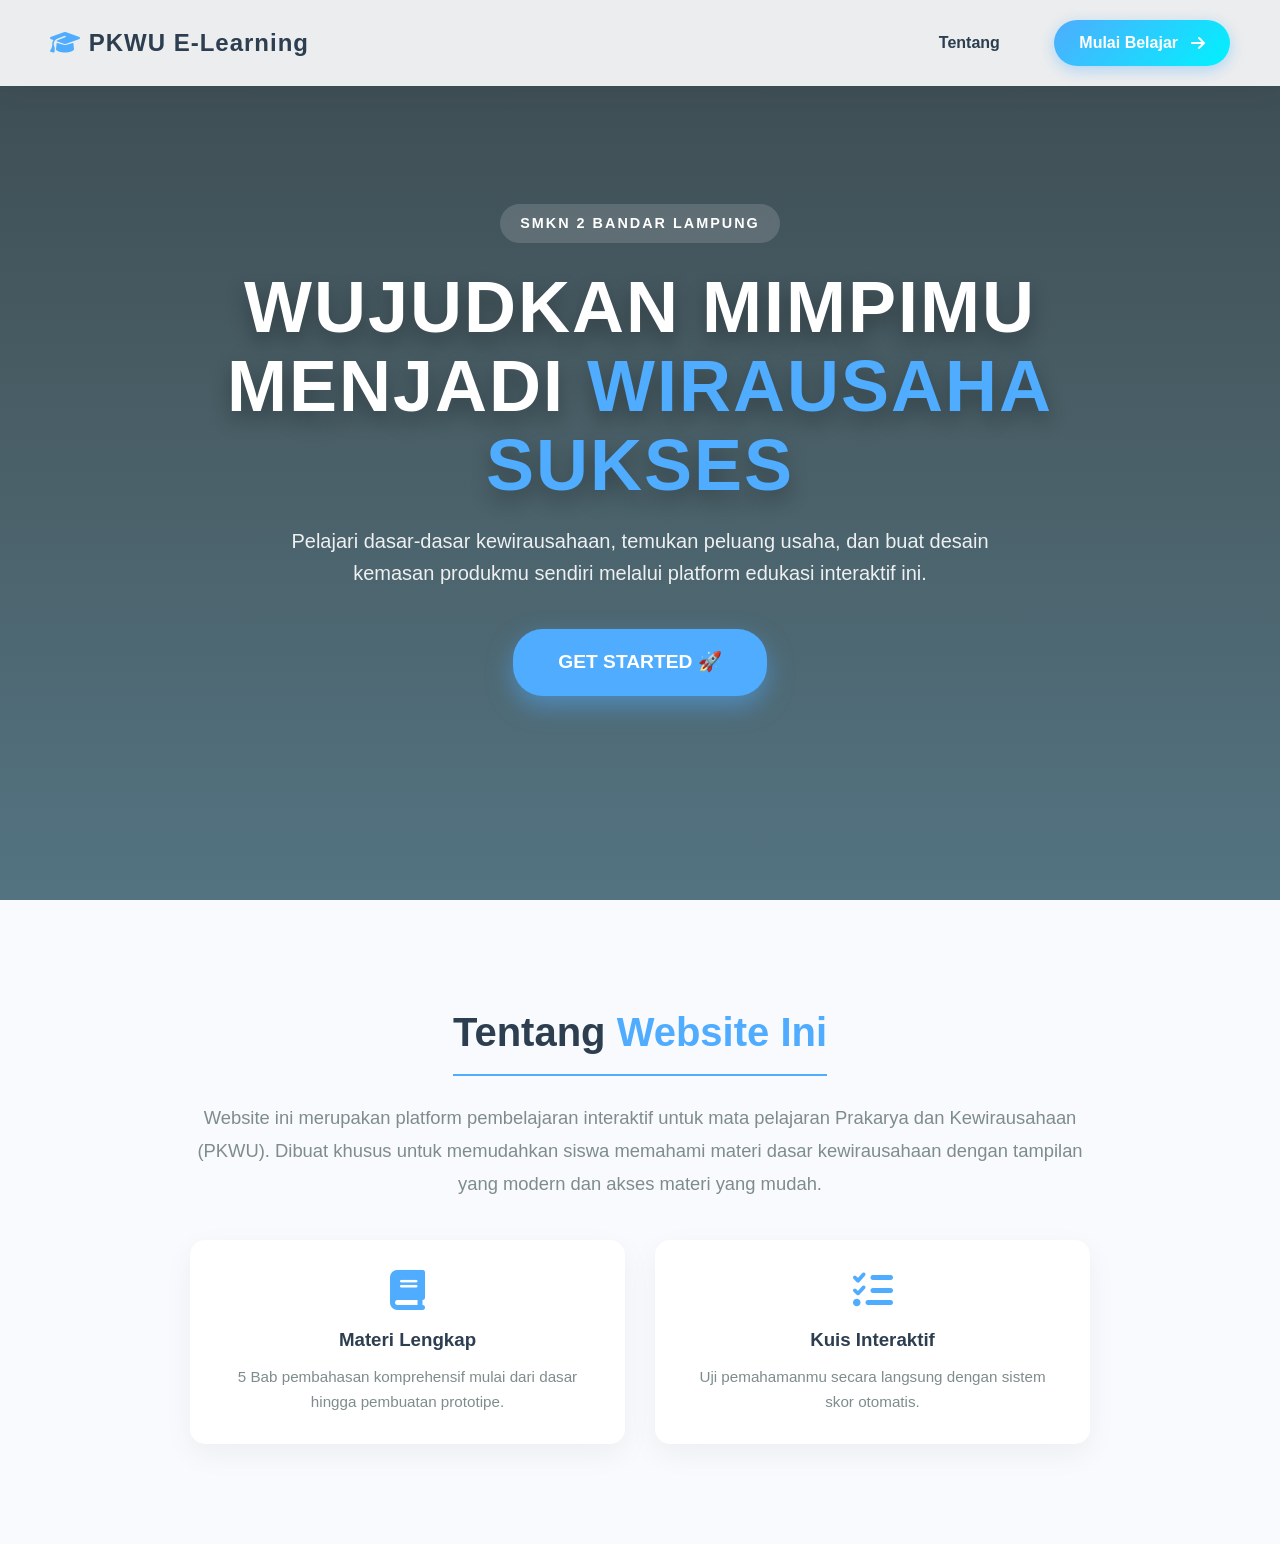
<file: index.html>
<!DOCTYPE html>
<html lang="id">
<head>
    <meta charset="UTF-8">
    <meta name="viewport" content="width=device-width, initial-scale=1.0">
    <title>Pembelajaran PKWU</title>
    <link rel="stylesheet" href="style.css">
    <link href="https://fonts.googleapis.com/css2?family=Inter:wght@300;400;600;800&display=swap" rel="stylesheet">
    <link rel="stylesheet" href="https://cdnjs.cloudflare.com/ajax/libs/font-awesome/6.4.0/css/all.min.css">
    <style>
        @media (max-width: 768px) {
            .dashboard-nav {
                padding: 15px 20px !important;
                flex-direction: column;
                gap: 15px;
                text-align: center;
            }
            .hero {
                padding: 100px 20px !important;
                height: auto !important;
                min-height: 100vh;
            }
            .hero h1 {
                font-size: 2.5rem !important;
            }
            .hero p {
                font-size: 1rem !important;
            }
            #about-web {
                padding: 60px 20px !important;
            }
            #about-web h2 {
                font-size: 1.8rem !important;
            }
        }
    </style>
</head>
<body>

    <nav class="dashboard-nav" style="background: rgba(255, 255, 255, 0.9); backdrop-filter: blur(10px); box-shadow: 0 4px 30px rgba(0, 0, 0, 0.05); position: fixed; width: 100%; top: 0; z-index: 100; display: flex; justify-content: space-between; padding: 20px 50px; align-items: center;">
        <a href="index.html" class="logo" style="color: #2c3e50; font-size: 1.5rem; font-weight: bold; text-decoration: none;"><i class="fas fa-graduation-cap" style="color: #4facfe;"></i> PKWU E-Learning</a>
        <div class="nav-links">
            <a href="#about-web" style="color: #2c3e50; text-decoration: none; margin-right: 25px; font-weight: 600;">Tentang</a>
            <a href="beranda.html" class="btn-dashboard primary" style="background: linear-gradient(135deg, #4facfe 0%, #00f2fe 100%); color: white; padding: 10px 25px; border-radius: 30px; text-decoration: none; font-weight: 600; box-shadow: 0 4px 15px rgba(79, 172, 254, 0.4);">Mulai Belajar <i class="fas fa-arrow-right" style="margin-left: 5px;"></i></a>
        </div>
    </nav>

    <header class="hero" style="height: 100vh; background: linear-gradient(rgba(15, 32, 39, 0.8), rgba(32, 58, 67, 0.8), rgba(44, 83, 100, 0.8)), url('https://images.unsplash.com/photo-1524178232363-1fb2b075b655?q=80&w=2070') center/cover no-repeat; display: flex; flex-direction: column; justify-content: center; align-items: center; text-align: center; color: white; padding: 0 20px;">
        <span style="padding: 8px 20px; background: rgba(255,255,255,0.15); backdrop-filter: blur(5px); border-radius: 20px; font-size: 0.9rem; font-weight: 600; margin-bottom: 25px; letter-spacing: 2px;">SMKN 2 BANDAR LAMPUNG</span>
        <h1 style="font-size: 4.5rem; font-weight: 800; margin-bottom: 20px; text-transform: uppercase; letter-spacing: 2px; max-width: 900px; line-height: 1.1; text-shadow: 0 10px 20px rgba(0,0,0,0.3);">Wujudkan Mimpimu Menjadi <span style="color: #4facfe;">Wirausaha Sukses</span></h1>
        <p style="font-size: 1.25rem; margin-bottom: 40px; max-width: 700px; line-height: 1.6; opacity: 0.9;">Pelajari dasar-dasar kewirausahaan, temukan peluang usaha, dan buat desain kemasan produkmu sendiri melalui platform edukasi interaktif ini.</p>
        <a href="beranda.html" style="background: #4facfe; color: #fff; padding: 18px 45px; border-radius: 30px; text-decoration: none; font-weight: bold; font-size: 1.2rem; transition: all 0.3s ease; box-shadow: 0 10px 25px rgba(79, 172, 254, 0.5);">GET STARTED 🚀</a>
    </header>

    <section id="about-web" style="padding: 100px 20px; text-align: center; background: #f8fafd;">
        <div style="max-width: 900px; margin: auto;">
            <h2 style="font-size: 2.5rem; color: #2c3e50; margin-bottom: 25px;">Tentang <span style="color: #4facfe;">Website Ini</span></h2>
            <p style="font-size: 1.15rem; color: #7f8c8d; line-height: 1.8; margin-bottom: 40px;">Website ini merupakan platform pembelajaran interaktif untuk mata pelajaran Prakarya dan Kewirausahaan (PKWU). Dibuat khusus untuk memudahkan siswa memahami materi dasar kewirausahaan dengan tampilan yang modern dan akses materi yang mudah.</p>
            
            <div style="display: flex; gap: 30px; justify-content: center; flex-wrap: wrap;">
                <div style="background: white; padding: 30px; border-radius: 15px; box-shadow: 0 10px 30px rgba(0,0,0,0.05); flex: 1; min-width: 250px;">
                    <i class="fas fa-book" style="font-size: 2.5rem; color: #4facfe; margin-bottom: 15px;"></i>
                    <h3 style="color: #2c3e50; margin-bottom: 10px;">Materi Lengkap</h3>
                    <p style="color: #7f8c8d; font-size: 0.95rem;">5 Bab pembahasan komprehensif mulai dari dasar hingga pembuatan prototipe.</p>
                </div>
                <div style="background: white; padding: 30px; border-radius: 15px; box-shadow: 0 10px 30px rgba(0,0,0,0.05); flex: 1; min-width: 250px;">
                    <i class="fas fa-tasks" style="font-size: 2.5rem; color: #4facfe; margin-bottom: 15px;"></i>
                    <h3 style="color: #2c3e50; margin-bottom: 10px;">Kuis Interaktif</h3>
                    <p style="color: #7f8c8d; font-size: 0.95rem;">Uji pemahamanmu secara langsung dengan sistem skor otomatis.</p>
                </div>
            </div>
        </div>
    </section>

</body>
</html>
</file>
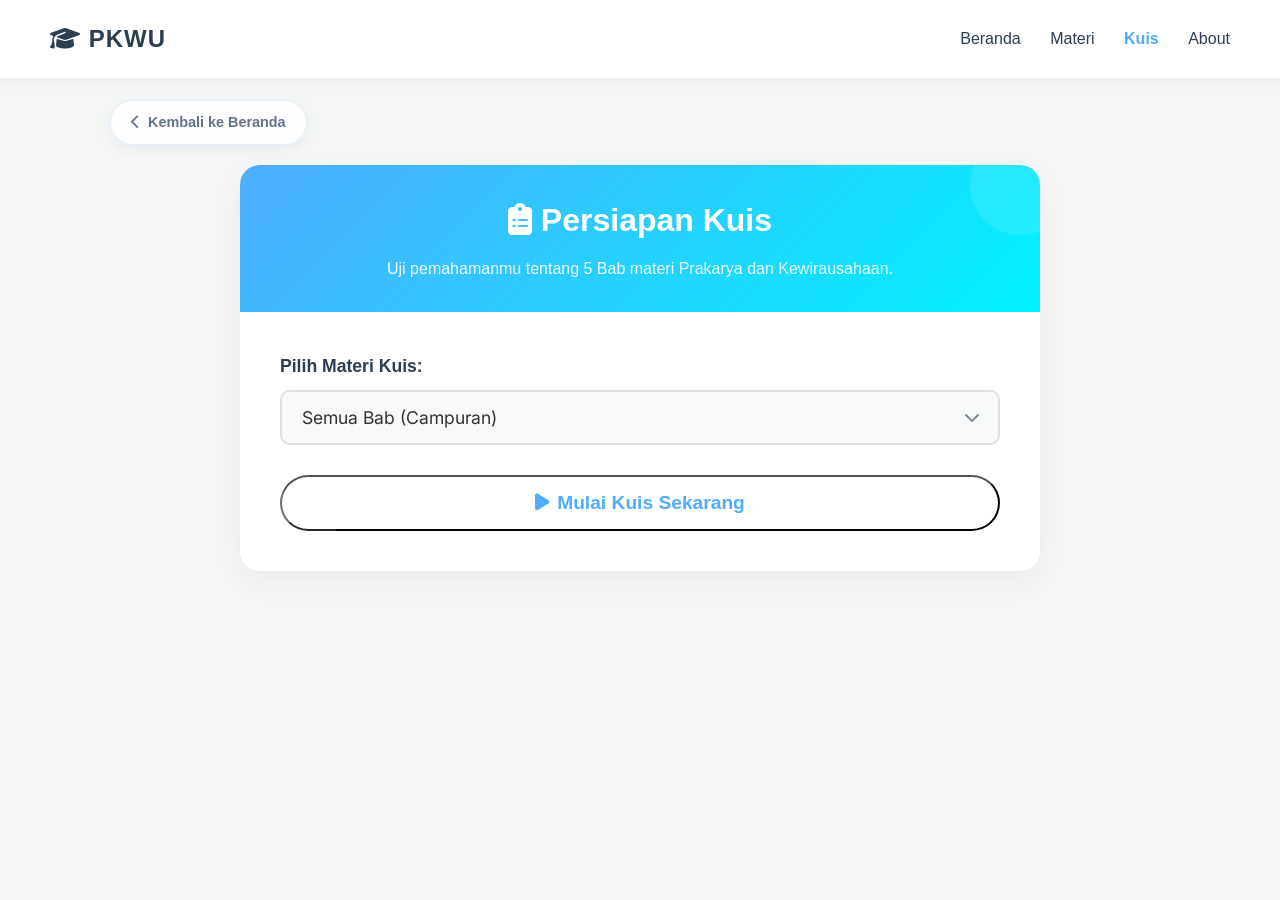
<file: kuis.html>
<!DOCTYPE html>
<html lang="id">
<head>
    <meta charset="UTF-8">
    <meta name="viewport" content="width=device-width, initial-scale=1.0">
    <title>Kuis - E-Learning PKWU</title>
    <link rel="stylesheet" href="style.css?v=3">
    <link href="https://fonts.googleapis.com/css2?family=Inter:wght@300;400;600;800&display=swap" rel="stylesheet">
    <link rel="stylesheet" href="https://cdnjs.cloudflare.com/ajax/libs/font-awesome/6.4.0/css/all.min.css">
    <style>
        @media (max-width: 768px) {
            .quiz-header h2 {
                font-size: 1.5rem;
            }
            .quiz-body {
                padding: 30px 20px;
            }
            .score-circle {
                width: 120px;
                height: 120px;
                font-size: 3rem;
            }
            .result-stats {
                gap: 15px;
            }
            .stat-box {
                padding: 15px;
                min-width: 100px;
            }
            .stat-box h4 {
                font-size: 1.5rem;
            }
        }
    </style>
</head>
<body class="dashboard-body">

    <nav class="dashboard-nav">
        <a href="index.html" class="logo"><i class="fas fa-graduation-cap"></i> PKWU</a>
        <div class="nav-links">
            <a href="beranda.html">Beranda</a>
            <a href="materi.html">Materi</a>
            <a href="kuis.html" class="active">Kuis</a>
            <a href="about.html">About</a>
        </div>
    </nav>

    <div class="dashboard-container">
        <!-- Tombol Kembali di Atas Kiri -->
        <div class="quiz-top-nav">
            <a href="beranda.html" class="quiz-back-btn">
                <i class="fas fa-chevron-left"></i> Kembali ke Beranda
            </a>
        </div>

        <!-- Setup Layar Kuis -->
        <div id="quiz-setup" class="quiz-card animate-in">
            <div class="quiz-header">
                <div class="quiz-header-decoration-1"></div>
                <div class="quiz-header-decoration-2"></div>
                <h2><i class="fas fa-clipboard-list"></i> Persiapan Kuis</h2>
                <p>Uji pemahamanmu tentang 5 Bab materi Prakarya dan Kewirausahaan.</p>
            </div>
            <div class="quiz-body">
                <div class="form-group">
                    <label for="bab-select">Pilih Materi Kuis:</label>
                    <div class="select-wrapper">
                        <select id="bab-select">
                            <option value="semua">Semua Bab (Campuran)</option>
                            <option value="1">Bab 1: Dasar Wirausaha</option>
                            <option value="2">Bab 2: Peluang Usaha</option>
                            <option value="3">Bab 3: Konsep Desain & Kemasan Produk</option>
                            <option value="4">Bab 4: HAKI</option>
                            <option value="5">Bab 5: Prototipe Produk</option>
                        </select>
                        <i class="fas fa-chevron-down"></i>
                    </div>
                </div>
                <button type="button" class="btn-dashboard primary w-100" onclick="mulaiKuis()">
                    <i class="fas fa-play"></i> Mulai Kuis Sekarang
                </button>
            </div>
        </div>

        <!-- Layar Aktif Kuis -->
        <div id="quiz-active" class="quiz-card" style="display: none;">
            <div class="quiz-header">
                <div class="quiz-header-decoration-1"></div>
                <h2><i class="fas fa-pen"></i> Sedang Mengerjakan Kuis</h2>
                <p id="quiz-subtitle">Materi: Campuran</p>
            </div>
            <div class="quiz-body">
                <form id="quizForm">
                    <div id="quiz-container">
                        <!-- Soal kuis akan dimuat secara dinamis di sini -->
                    </div>
                    <button type="button" class="btn-dashboard primary w-100" onclick="hitungSkor()">
                        <i class="fas fa-paper-plane"></i> Kirim Jawaban
                    </button>
                </form>
            </div>
        </div>

        <!-- Layar Hasil Kuis -->
        <div id="quiz-result" class="quiz-card" style="display: none; text-align: center;">
            <div class="quiz-header">
                <div class="quiz-header-decoration-2" style="left: -20px; width: 150px; height: 150px; background: rgba(255,255,255,0.3);"></div>
                <h2><i class="fas fa-chart-line"></i> Hasil Kuis Anda</h2>
            </div>
            <div class="quiz-body result-body">
                <div class="score-circle">
                    <span id="score-text">0</span>
                </div>
                <h3 id="result-message">Luar Biasa!</h3>
                <div class="result-stats">
                    <div class="stat-box correct">
                        <i class="fas fa-check"></i>
                        <h4 id="stat-correct">0</h4>
                        <p>Benar</p>
                    </div>
                    <div class="stat-box wrong">
                        <i class="fas fa-times"></i>
                        <h4 id="stat-wrong">0</h4>
                        <p>Salah</p>
                    </div>
                </div>
                <div class="result-actions">
                    <button type="button" class="btn-dashboard secondary" onclick="ulangKuis()">
                        <i class="fas fa-redo"></i> Coba Lagi Kuis
                    </button>
                </div>

                <div id="quiz-review" class="review-container">
                    <!-- Review soal akan muncul di sini -->
                </div>
            </div>
        </div>
    </div>

    <script src="script.js?v=3"></script>
</body>
</html>
</file>
<file: style.css>
* {
    margin: 0;
    padding: 0;
    box-sizing: border-box;
    font-family: 'Segoe UI', Tahoma, Geneva, Verdana, sans-serif;
}

body {
    background-color: #f0f4f8; /* Warna latar kebiruan yang bersih */
    color: #333;
    line-height: 1.6;
}

/* Navigasi */
nav {
    display: flex;
    justify-content: space-between;
    align-items: center;
    padding: 20px 50px;
    background-color: rgba(0, 0, 0, 0.85); /* Transparan gelap agar profesional */
    position: fixed;
    width: 100%;
    top: 0;
    z-index: 100;
}

.logo {
    color: #fff;
    font-size: 1.5rem;
    font-weight: bold;
    text-decoration: none;
    letter-spacing: 1px;
}

.nav-links a {
    color: #fff;
    text-decoration: none;
    margin-left: 25px;
    font-weight: 500;
    transition: color 0.3s ease;
}

.nav-links a:hover {
    color: #4facfe;
}

/* Landing Page Hero (Sesuai Gambar) */
.hero {
    height: 100vh;
    /* Menggunakan gambar pembelajaran dari Unsplash */
    background: linear-gradient(rgba(0, 0, 0, 0.6), rgba(0, 0, 0, 0.4)), url('https://images.unsplash.com/photo-1524178232363-1fb2b075b655?q=80&w=2070') center/cover no-repeat;
    display: flex;
    flex-direction: column;
    justify-content: center;
    align-items: center;
    text-align: center;
    color: white;
    padding: 0 20px;
}

.hero h1 {
    font-size: 4rem;
    font-weight: 800;
    margin-bottom: 20px;
    text-transform: uppercase;
    letter-spacing: 2px;
    max-width: 900px;
}

.hero p {
    font-size: 1.2rem;
    margin-bottom: 40px;
    max-width: 600px;
}

.btn-primary {
    background-color: #000;
    color: #fff;
    padding: 15px 40px;
    border-radius: 30px;
    text-decoration: none;
    font-weight: bold;
    font-size: 1.1rem;
    border: 2px solid transparent;
    transition: all 0.3s ease;
}

.btn-primary:hover {
    background-color: transparent;
    border: 2px solid #fff;
}

/* Kontainer Utama untuk Halaman Lain */
.container {
    max-width: 1000px;
    margin: 120px auto 50px;
    padding: 30px;
    background: #fff;
    border-radius: 12px;
    box-shadow: 0 5px 15px rgba(0,0,0,0.05);
}

h2 {
    color: #2c3e50;
    margin-bottom: 20px;
    border-bottom: 2px solid #4facfe;
    padding-bottom: 10px;
    display: inline-block;
}

/* Card Materi */
.materi-card {
    background: #f9f9f9;
    border-left: 5px solid #4facfe;
    padding: 20px;
    margin-bottom: 20px;
    border-radius: 5px;
}

.materi-card h3 {
    margin-bottom: 10px;
    color: #000;
}

/* Form Kuis */
.quiz-question {
    margin-bottom: 25px;
}

.quiz-question p {
    font-weight: bold;
    margin-bottom: 10px;
}

.quiz-question label {
    display: block;
    margin-bottom: 8px;
    cursor: pointer;
}

button.submit-btn {
    background-color: #4facfe;
    color: white;
    border: none;
    padding: 12px 25px;
    border-radius: 5px;
    cursor: pointer;
    font-size: 1rem;
    font-weight: bold;
}

button.submit-btn:hover {
    background-color: #00f2fe;
}

/* About Section */
.about-grid {
    display: flex;
    gap: 20px;
    flex-wrap: wrap;
    margin-top: 20px;
}
.about-card {
    flex: 1 1 calc(33.333% - 20px);
    background: #f1f2f6;
    padding: 20px;
    text-align: center;
    border-radius: 8px;
    font-weight: bold;
}
/* Container khusus Materi */
.container-materi {
    max-width: 1200px;
    margin: 100px auto 20px;
    padding: 0 20px;
    min-height: 70vh;
}

/* Grid Kartu Bab */
.bab-cards-container {
    display: grid;
    grid-template-columns: repeat(auto-fit, minmax(300px, 1fr));
    gap: 30px;
    margin-top: 20px;
}

.bab-card {
    background: #fff;
    border-radius: 15px;
    overflow: hidden;
    box-shadow: 0 10px 20px rgba(0,0,0,0.1);
    cursor: pointer;
    transition: transform 0.3s ease, box-shadow 0.3s ease;
    text-align: center;
}

.bab-card:hover {
    transform: translateY(-10px);
    box-shadow: 0 15px 30px rgba(0,0,0,0.2);
}

.bab-card img {
    width: 100%;
    height: 200px;
    object-fit: cover;
    border-bottom: 3px solid #4facfe;
}

.bab-card-content {
    padding: 20px;
}

.bab-card h3 {
    color: #2c3e50;
    font-size: 1.5rem;
    margin-bottom: 10px;
}

.bab-card p {
    color: #7f8c8d;
    font-size: 1rem;
}

/* Area Konten Materi (Full Width) */
.content-area {
    background: white;
    padding: 40px;
    border-radius: 15px;
    box-shadow: 0 10px 30px rgba(0,0,0,0.1);
    display: none; /* Sembunyikan default */
}

.btn-back {
    display: inline-block;
    background-color: #e74c3c;
    color: white;
    padding: 10px 20px;
    border-radius: 8px;
    text-decoration: none;
    font-weight: bold;
    margin-bottom: 25px;
    cursor: pointer;
    border: none;
    transition: background 0.3s;
}

.btn-back:hover {
    background-color: #c0392b;
}

/* Kuis Filter */
.quiz-filter {
    margin-bottom: 30px;
    padding: 20px;
    background: #f8fafd;
    border-radius: 10px;
    border-left: 4px solid #4facfe;
}

.quiz-filter label {
    font-weight: bold;
    margin-right: 15px;
}

.quiz-filter select {
    padding: 10px;
    border-radius: 5px;
    border: 1px solid #ccc;
    font-size: 1rem;
    min-width: 200px;
}

/* Kelas Animasi */
.animate-in {
    animation: slideUp 0.6s ease forwards;
}

@keyframes slideUp {
    from { opacity: 0; transform: translateY(30px); }
    to { opacity: 1; transform: translateY(0); }
}

/* Custom Styling untuk Konten Materi yang Lebih Menarik */
.materi-text {
    color: #444;
    font-size: 1.1rem;
    line-height: 1.8;
}

.materi-text h3 {
    color: #2c3e50;
    margin-top: 30px;
    margin-bottom: 15px;
    font-size: 1.5rem;
    position: relative;
    padding-left: 15px;
}

.materi-text h3::before {
    content: '';
    position: absolute;
    left: 0;
    top: 5px;
    bottom: 5px;
    width: 5px;
    background: #4facfe;
    border-radius: 5px;
}

.materi-text p {
    margin-bottom: 15px;
}

.materi-text ul, .materi-text ol {
    margin-bottom: 20px;
    padding-left: 20px;
    background: #f8fafd;
    padding: 20px 20px 20px 40px;
    border-radius: 10px;
    border-left: 4px solid #3498db;
}

.materi-text li {
    margin-bottom: 10px;
}

.materi-text strong {
    color: #2c3e50;
}

/* --- Dashboard Styles --- */
.dashboard-body {
    background-color: #f4f7f6;
    font-family: 'Inter', 'Segoe UI', Tahoma, Geneva, Verdana, sans-serif;
}

.dashboard-nav {
    background-color: #ffffff;
    box-shadow: 0 2px 15px rgba(0,0,0,0.05);
}

.dashboard-nav .logo, .dashboard-nav .nav-links a {
    color: #2c3e50;
}

.dashboard-nav .nav-links a.active, .dashboard-nav .nav-links a:hover {
    color: #4facfe;
    font-weight: 600;
}

.dashboard-container {
    max-width: 1100px;
    margin: 100px auto 50px;
    padding: 0 20px;
    animation: fadeIn 0.8s ease-out;
}

@keyframes fadeIn {
    from { opacity: 0; transform: translateY(20px); }
    to { opacity: 1; transform: translateY(0); }
}

.dashboard-header {
    background: linear-gradient(135deg, #4facfe 0%, #00f2fe 100%);
    border-radius: 20px;
    padding: 40px;
    display: flex;
    align-items: center;
    justify-content: space-between;
    color: white;
    box-shadow: 0 10px 30px rgba(79, 172, 254, 0.3);
    margin-bottom: 40px;
}

.header-content {
    flex: 1;
    padding-right: 30px;
}

.header-content h2 {
    font-size: 2.5rem;
    color: white;
    border-bottom: none;
    margin-bottom: 15px;
}

.wave {
    display: inline-block;
    animation: wave-animation 2.5s infinite;
    transform-origin: 70% 70%;
}

@keyframes wave-animation {
    0% { transform: rotate( 0.0deg) }
    10% { transform: rotate(14.0deg) }  
    20% { transform: rotate(-8.0deg) }
    30% { transform: rotate(14.0deg) }
    40% { transform: rotate(-4.0deg) }
    50% { transform: rotate(10.0deg) }
    60% { transform: rotate( 0.0deg) }
    100% { transform: rotate( 0.0deg) }
}

.header-content p {
    font-size: 1.1rem;
    margin-bottom: 25px;
    opacity: 0.9;
}

.header-actions {
    display: flex;
    gap: 15px;
}

.btn-dashboard {
    padding: 12px 25px;
    border-radius: 30px;
    text-decoration: none;
    font-weight: 600;
    transition: all 0.3s ease;
    display: inline-flex;
    align-items: center;
    gap: 8px;
}

.btn-dashboard.primary {
    background: white;
    color: #4facfe;
}

.btn-dashboard.primary:hover {
    background: #f8f9fa;
    transform: translateY(-2px);
    box-shadow: 0 5px 15px rgba(255,255,255,0.3);
}

.btn-dashboard.secondary {
    background: rgba(255,255,255,0.2);
    color: white;
    border: 1px solid rgba(255,255,255,0.5);
}

.btn-dashboard.secondary:hover {
    background: rgba(255,255,255,0.3);
    transform: translateY(-2px);
}

.header-image {
    flex: 0 0 300px;
    display: flex;
    justify-content: center;
}

.header-image img {
    max-width: 100%;
    height: auto;
    border-radius: 10px;
    filter: drop-shadow(0 10px 15px rgba(0,0,0,0.1));
}

.dashboard-stats {
    display: grid;
    grid-template-columns: repeat(auto-fit, minmax(250px, 1fr));
    gap: 20px;
    margin-bottom: 40px;
}

.stat-card {
    background: white;
    border-radius: 15px;
    padding: 25px;
    display: flex;
    align-items: center;
    gap: 20px;
    box-shadow: 0 5px 15px rgba(0,0,0,0.03);
    transition: transform 0.3s ease;
}

.stat-card:hover {
    transform: translateY(-5px);
    box-shadow: 0 8px 25px rgba(0,0,0,0.06);
}

.stat-icon {
    width: 60px;
    height: 60px;
    border-radius: 50%;
    display: flex;
    align-items: center;
    justify-content: center;
    font-size: 1.5rem;
}

.stat-info h3 {
    font-size: 1.5rem;
    color: #2c3e50;
    margin-bottom: 5px;
    border-bottom: none;
    padding-bottom: 0;
}

.stat-info p {
    color: #7f8c8d;
    font-size: 0.9rem;
    margin: 0;
}

.dashboard-section {
    margin-bottom: 40px;
}

.section-title {
    display: flex;
    justify-content: space-between;
    align-items: center;
    margin-bottom: 20px;
}

.section-title h3 {
    font-size: 1.3rem;
    color: #2c3e50;
    border-bottom: none;
    margin-bottom: 0;
    padding-bottom: 0;
}

.section-title .view-all {
    color: #4facfe;
    text-decoration: none;
    font-weight: 600;
    font-size: 0.9rem;
    display: flex;
    align-items: center;
    gap: 5px;
    transition: gap 0.3s ease;
}

.section-title .view-all:hover {
    gap: 8px;
}

.quick-access-grid {
    display: grid;
    grid-template-columns: repeat(auto-fit, minmax(300px, 1fr));
    gap: 20px;
}

.qa-card {
    background: white;
    border-radius: 15px;
    overflow: hidden;
    text-decoration: none;
    color: inherit;
    box-shadow: 0 5px 15px rgba(0,0,0,0.03);
    transition: all 0.3s ease;
    display: flex;
    flex-direction: column;
}

.qa-card:hover {
    transform: translateY(-5px);
    box-shadow: 0 10px 25px rgba(0,0,0,0.1);
}

.qa-img {
    height: 150px;
    background-size: cover;
    background-position: center;
    border-bottom: 3px solid #4facfe;
}

.qa-content {
    padding: 20px;
}

.qa-content h4 {
    font-size: 1.1rem;
    color: #2c3e50;
    margin-bottom: 8px;
}

.qa-content p {
    color: #7f8c8d;
    font-size: 0.9rem;
}

.quote-section {
    background: linear-gradient(135deg, #f8f9fa 0%, #e9ecef 100%);
    border-radius: 15px;
    padding: 40px;
    text-align: center;
    position: relative;
    overflow: hidden;
}

.quote-icon {
    font-size: 3rem;
    color: rgba(79, 172, 254, 0.2);
    position: absolute;
    top: 20px;
    left: 40px;
}

/* Quiz Result Actions */
.result-actions {
    display: flex;
    gap: 12px;
    justify-content: center;
    margin-bottom: 30px;
    flex-wrap: wrap;
}

.result-actions .btn-dashboard {
    margin: 0 !important;
    min-width: 180px;
    flex: 1;
    max-width: 250px;
}

.quote-section blockquote {
    font-size: 1.2rem;
    font-style: italic;
    color: #495057;
    max-width: 800px;
    margin: 0 auto;
    position: relative;
    z-index: 1;
}

@media (max-width: 768px) {
    /* Navigation */
    nav {
        padding: 15px 20px;
        flex-direction: column;
        gap: 10px;
    }
    .nav-links {
        display: flex;
        gap: 15px;
        overflow-x: auto;
        width: 100%;
        justify-content: center;
        padding-bottom: 5px;
    }
    .nav-links a {
        margin-left: 0;
        font-size: 0.9rem;
        white-space: nowrap;
    }

    /* Hero Sections */
    .hero h1 {
        font-size: 2.2rem;
    }
    .hero p {
        font-size: 1rem;
    }
    .dashboard-header {
        flex-direction: column;
        text-align: center;
        padding: 30px 20px;
        border-radius: 25px;
    }
    .header-content {
        padding-right: 0;
        margin-bottom: 30px;
    }
    .header-content h2 {
        font-size: 1.8rem;
    }
    .header-actions {
        justify-content: center;
        flex-direction: column;
        width: 100%;
    }
    .btn-dashboard {
        width: 100%;
        justify-content: center;
    }
    .header-image {
        flex: 0 0 auto;
        max-width: 200px;
        margin: 0 auto;
    }

    /* Containers */
    .container, .dashboard-container, .container-materi {
        margin-top: 140px;
        padding: 0 15px;
    }
    .container {
        padding: 20px;
    }

    /* Stats & Grids */
    .dashboard-stats {
        grid-template-columns: 1fr;
    }
    .quick-access-grid {
        grid-template-columns: 1fr;
    }
}

/* --- Quiz Styles --- */
.quiz-card {
    background: white;
    border-radius: 20px;
    box-shadow: 0 10px 30px rgba(0,0,0,0.05);
    max-width: 800px;
    margin: 0 auto;
    overflow: hidden;
}

.quiz-header {
    background: linear-gradient(135deg, #4facfe 0%, #00f2fe 100%);
    color: white;
    padding: 30px;
    text-align: center;
}

.quiz-header h2 {
    color: white;
    border: none;
    margin: 0 0 10px 0;
    font-size: 2rem;
    padding-bottom: 0;
}

.quiz-header p {
    margin: 0;
    opacity: 0.9;
}

.quiz-body {
    padding: 40px;
}

.form-group {
    margin-bottom: 30px;
}

.form-group label {
    display: block;
    margin-bottom: 10px;
    font-weight: 600;
    color: #2c3e50;
    font-size: 1.1rem;
}

.select-wrapper {
    position: relative;
}

.select-wrapper select {
    width: 100%;
    padding: 15px 20px;
    font-size: 1.1rem;
    border: 2px solid #e0e0e0;
    border-radius: 10px;
    appearance: none;
    background: #f8f9fa;
    color: #333;
    outline: none;
    transition: all 0.3s;
    font-family: 'Inter', sans-serif;
}

.select-wrapper select:focus {
    border-color: #4facfe;
    box-shadow: 0 0 0 3px rgba(79, 172, 254, 0.2);
}

.select-wrapper i {
    position: absolute;
    right: 20px;
    top: 50%;
    transform: translateY(-50%);
    color: #7f8c8d;
    pointer-events: none;
}

.w-100 {
    width: 100%;
    justify-content: center;
    padding: 15px;
    font-size: 1.2rem;
}

.quiz-question-card {
    background: #f8f9fa;
    border-radius: 15px;
    padding: 25px;
    margin-bottom: 25px;
    border-left: 5px solid #4facfe;
}

.question-text {
    font-size: 1.2rem;
    font-weight: 600;
    color: #2c3e50;
    margin-bottom: 20px;
}

.options-group {
    display: flex;
    flex-direction: column;
    gap: 12px;
}

.option-label {
    display: flex;
    align-items: center;
    padding: 15px;
    background: white;
    border: 2px solid #e0e0e0;
    border-radius: 10px;
    cursor: pointer;
    transition: all 0.2s;
    margin-bottom: 0;
}

.option-label:hover {
    border-color: #4facfe;
    background: #f0f8ff;
}

.option-label input[type="radio"] {
    display: none;
}

.custom-radio {
    width: 20px;
    height: 20px;
    border: 2px solid #bdc3c7;
    border-radius: 50%;
    margin-right: 15px;
    position: relative;
    display: inline-block;
}

.option-label input[type="radio"]:checked + .custom-radio {
    border-color: #4facfe;
}

.option-label input[type="radio"]:checked + .custom-radio::after {
    content: '';
    position: absolute;
    top: 50%;
    left: 50%;
    transform: translate(-50%, -50%);
    width: 10px;
    height: 10px;
    background: #4facfe;
    border-radius: 50%;
}

.option-label input[type="radio"]:checked ~ .option-text {
    font-weight: 600;
    color: #4facfe;
}

.result-body {
    display: flex;
    flex-direction: column;
    align-items: center;
}

.score-circle {
    width: 150px;
    height: 150px;
    border-radius: 50%;
    border: 8px solid #4facfe;
    display: flex;
    align-items: center;
    justify-content: center;
    font-size: 4rem;
    font-weight: 800;
    color: #4facfe;
    margin-bottom: 20px;
    transition: all 0.5s ease;
}

.result-stats {
    display: flex;
    gap: 30px;
    margin: 30px 0;
    width: 100%;
    justify-content: center;
}

.stat-box {
    background: #f8f9fa;
    padding: 20px;
    border-radius: 15px;
    min-width: 120px;
}

.stat-box.correct {
    border-bottom: 4px solid #4caf50;
    color: #4caf50;
}

.stat-box.wrong {
    border-bottom: 4px solid #f44336;
    color: #f44336;
}

.stat-box i {
    font-size: 2rem;
    margin-bottom: 10px;
}

.stat-box h4 {
    font-size: 2rem;
    margin: 0;
    color: #2c3e50;
    border-bottom: none;
    padding-bottom: 0;
}

.stat-box p {
    margin: 0;
    color: #7f8c8d;
    font-weight: 600;
}
/* --- Quiz Review Styles --- */
.review-item {
    background: white;
    border-radius: 20px;
    padding: 25px;
    margin-bottom: 25px;
    box-shadow: 0 10px 30px rgba(0,0,0,0.04);
    border: 1px solid rgba(0,0,0,0.05);
    transition: all 0.3s;
    position: relative;
    overflow: hidden;
}

.review-item:hover {
    transform: translateY(-5px);
    box-shadow: 0 15px 40px rgba(0,0,0,0.08);
}

.review-item.correct {
    border-left: 8px solid #00c853;
}

.review-item.wrong {
    border-left: 8px solid #ff1744;
}

.review-question {
    font-size: 1.15rem;
    font-weight: 700;
    color: #1e293b;
    margin-bottom: 20px;
    line-height: 1.5;
}

.review-options {
    display: flex;
    flex-direction: column;
    gap: 12px;
    margin-bottom: 20px;
}

.review-option {
    padding: 14px 18px;
    background: #f8fafc;
    border-radius: 12px;
    font-size: 0.95rem;
    color: #475569;
    display: flex;
    align-items: center;
    gap: 12px;
    border: 1px solid transparent;
}

.review-option.correct-option {
    background: #e8f5e9;
    color: #1b5e20;
    border: 1px solid #c8e6c9;
    font-weight: 600;
}

.review-option.wrong-option {
    background: #ffebee;
    color: #b71c1c;
    border: 1px solid #ffcdd2;
}

.review-feedback {
    margin-top: 15px;
    padding: 15px;
    border-radius: 12px;
    font-size: 0.9rem;
    display: flex;
    align-items: center;
    gap: 10px;
}

.review-item.correct .review-feedback {
    background: rgba(0, 200, 83, 0.08);
    color: #1b5e20;
    border: 1px solid rgba(0, 200, 83, 0.1);
}

.review-item.wrong .review-feedback {
    background: rgba(255, 23, 68, 0.08);
    color: #b71c1c;
    border: 1px solid rgba(255, 23, 68, 0.1);
}

.text-success { color: #00c853; font-weight: 700; }
.text-danger { color: #ff1744; font-weight: 700; }


/* --- ABOUT PAGE STYLES --- */
.about-container {
    max-width: 1000px;
    margin: 100px auto 50px;
    padding: 0 20px;
    animation: fadeIn 0.8s ease-out;
}

.bento-grid {
    display: grid;
    grid-template-columns: repeat(3, 1fr);
    grid-auto-rows: minmax(200px, auto);
    gap: 25px;
    margin-top: 30px;
}

.bento-item {
    background: white;
    border-radius: 24px;
    padding: 25px;
    box-shadow: var(--card-shadow);
    transition: all 0.4s cubic-bezier(0.165, 0.84, 0.44, 1);
    position: relative;
    overflow: hidden;
    border: 1px solid rgba(0, 0, 0, 0.03);
    display: flex;
    flex-direction: column;
    justify-content: center;
}

.bento-item:hover {
    transform: translateY(-8px);
    box-shadow: var(--hover-shadow);
}

.bento-item.large {
    grid-column: span 2;
    grid-row: span 1;
    background: var(--primary-gradient);
    color: white;
}

.bento-item.medium {
    grid-column: span 2;
}

.member-card {
    text-align: center;
    cursor: pointer;
    align-items: center;
    background: linear-gradient(145deg, #ffffff 0%, #f8fafc 100%);
    border: 1px solid rgba(255, 255, 255, 0.8);
}

.member-card img {
    width: 100px;
    height: 100px;
    border-radius: 50%;
    margin-bottom: 20px;
    border: 5px solid white;
    transition: all 0.4s cubic-bezier(0.175, 0.885, 0.32, 1.275);
    box-shadow: 0 10px 25px rgba(0, 0, 0, 0.08);
    object-fit: cover;
}

.member-card:hover {
    transform: translateY(-8px);
    box-shadow: 0 20px 40px rgba(0, 0, 0, 0.1);
    background: #ffffff;
}

.member-card:hover img {
    transform: scale(1.1);
    border-color: #0061ff;
}

.member-card h3 {
    font-size: 1.2rem;
    color: #1e293b;
    margin-bottom: 5px;
    font-weight: 700;
}

.member-card p {
    color: #0061ff;
    font-size: 0.75rem;
    font-weight: 700;
    text-transform: uppercase;
    letter-spacing: 0.5px;
}

.info-icon {
    font-size: 2.5rem;
    margin-bottom: 15px;
    background: var(--primary-gradient);
    background-clip: text;
    -webkit-background-clip: text;
    color: transparent;
}

/* Modal Styles */
.modal-overlay {
    display: none;
    position: fixed;
    top: 0; left: 0; right: 0; bottom: 0;
    background: rgba(15, 23, 42, 0.6);
    backdrop-filter: blur(8px);
    z-index: 1000;
    justify-content: center;
    align-items: center;
    opacity: 0;
    transition: opacity 0.4s;
}

.modal-overlay.active {
    display: flex;
    opacity: 1;
}

.modal-content {
    background: white;
    border-radius: 35px;
    width: 95%;
    max-width: 480px;
    padding: 45px;
    position: relative;
    transform: scale(0.9) translateY(20px);
    transition: all 0.4s cubic-bezier(0.34, 1.56, 0.64, 1);
    box-shadow: 0 25px 50px -12px rgba(0, 0, 0, 0.25);
}

.modal-overlay.active .modal-content {
    transform: scale(1) translateY(0);
}

.close-modal {
    position: absolute;
    top: 25px;
    right: 30px;
    font-size: 30px;
    color: #94a3b8;
    cursor: pointer;
    transition: color 0.2s;
}

.close-modal:hover { color: #1e293b; }

.modal-header {
    text-align: center;
    margin-bottom: 35px;
}

.modal-header img {
    width: 140px;
    height: 140px;
    border-radius: 50%;
    border: 7px solid #f8fafc;
    margin-bottom: 25px;
    box-shadow: 0 10px 25px rgba(0,0,0,0.1);
    object-fit: cover;
}

.modal-header h3 {
    font-size: 2rem;
    color: #0f172a;
    margin-bottom: 10px;
}

.role-badge {
    display: inline-block;
    background: var(--primary-gradient);
    color: white;
    padding: 8px 22px;
    border-radius: 25px;
    font-size: 0.95rem;
    font-weight: 600;
    box-shadow: 0 4px 12px rgba(79, 172, 254, 0.3);
}

.modal-body {
    display: grid;
    gap: 20px;
}

/* --- PREMIUM DASHBOARD REFINEMENTS --- */
.dashboard-header {
    background: var(--primary-gradient, linear-gradient(135deg, #0061ff 0%, #60efff 100%));
    border-radius: 40px;
    padding: 60px;
    position: relative;
    overflow: hidden;
    color: white;
    box-shadow: 0 25px 50px -12px rgba(0, 97, 255, 0.25);
}

.header-title span {
    color: #ffeaa7;
    text-shadow: 0 0 20px rgba(255, 234, 167, 0.4);
}

.header-badge {
    background: rgba(255, 255, 255, 0.2);
    backdrop-filter: blur(10px);
    border: 1px solid rgba(255, 255, 255, 0.3);
    padding: 8px 16px;
    border-radius: 50px;
    font-weight: 700;
    font-size: 0.8rem;
    letter-spacing: 1px;
}

.stat-card {
    border: 1px solid rgba(255, 255, 255, 0.8);
    backdrop-filter: blur(5px);
    transition: all 0.4s cubic-bezier(0.175, 0.885, 0.32, 1.275);
}

.stat-card:hover {
    transform: translateY(-10px) scale(1.02);
    box-shadow: 0 20px 40px rgba(0, 0, 0, 0.08);
}

/* --- PREMIUM ABOUT PAGE REFINEMENTS --- */
.member-card {
    background: linear-gradient(145deg, #ffffff, #f0f4f8);
    border: 1px solid rgba(255, 255, 255, 0.7);
}

.member-card img {
    border: 6px solid white;
    box-shadow: 0 10px 20px rgba(0, 0, 0, 0.1);
}

.member-card:hover {
    background: #ffffff;
}

.instansi-card {
    background: linear-gradient(135deg, #f8fafc 0%, #e2e8f0 100%) !important;
    border: 1px solid #cbd5e1 !important;
    border-radius: 28px !important;
    grid-column: span 1;
    display: flex;
    align-items: center;
    padding: 25px !important;
}

.instansi-icon-box {
    background: white !important;
    color: var(--primary) !important;
}

/* Modal Enhancements */
.modal-content {
    border: 1px solid rgba(255, 255, 255, 0.5);
    background: rgba(255, 255, 255, 0.95);
    backdrop-filter: blur(20px);
}

.role-badge {
    box-shadow: 0 10px 20px rgba(0, 97, 255, 0.2);
}

/* --- BERANDA PAGE STYLES --- */
.bg-decoration-1 {
    position: absolute;
    top: -50px;
    right: -50px;
    width: 200px;
    height: 200px;
    background: rgba(255,255,255,0.1);
    border-radius: 50%;
    filter: blur(20px);
}

.bg-decoration-2 {
    position: absolute;
    bottom: -80px;
    left: 10%;
    width: 150px;
    height: 150px;
    background: rgba(255,255,255,0.15);
    border-radius: 50%;
}

.header-badge {
    display: inline-block;
    padding: 5px 15px;
    background: rgba(255,255,255,0.2);
    border-radius: 20px;
    font-size: 0.85rem;
    font-weight: 600;
    margin-bottom: 15px;
    letter-spacing: 1px;
}

.header-desc {
    font-size: 1.15rem;
    line-height: 1.6;
    margin-bottom: 30px;
    max-width: 90%;
    text-shadow: 0 2px 5px rgba(0,0,0,0.05);
}

.stat-icon-blue { background: #e1f5fe; color: #03a9f4; }
.stat-icon-green { background: #e8f5e9; color: #4caf50; }
.stat-icon-orange { background: #fff3e0; color: #ff9800; }
.stat-icon-pink { background: #fce4ec; color: #e91e63; }

.video-container {
    display: grid;
    grid-template-columns: repeat(auto-fit, minmax(300px, 1fr));
    gap: 20px;
}

.video-info {
    padding: 15px;
}

.video-info h4 {
    margin-bottom: 5px;
    color: #2c3e50;
}

.video-info p {
    font-size: 0.9rem;
    color: #7f8c8d;
}

/* --- KUIS PAGE STYLES --- */
.quiz-header-decoration-1 {
    position: absolute;
    top: -30px;
    right: -30px;
    width: 100px;
    height: 100px;
    background: rgba(255,255,255,0.1);
    border-radius: 50%;
}

.quiz-header-decoration-2 {
    position: absolute;
    bottom: -40px;
    left: -20px;
    width: 120px;
    height: 120px;
    background: rgba(255,255,255,0.15);
    border-radius: 50%;
}

#quiz-active .quiz-header {
    background: linear-gradient(135deg, #00b09b, #96c93d);
}

#quiz-result .quiz-header {
    background: linear-gradient(135deg, #ff9a9e 0%, #fecfef 99%, #fecfef 100%);
    color: #333;
}

#quiz-result .quiz-header h2 {
    color: #2c3e50;
}

#quiz-result .score-circle {
    margin: 20px auto;
}

.review-container {
    margin-top: 40px;
    width: 100%;
    text-align: left;
}

.w-100 {
    width: 100%;
}

/* Quiz Navigation & Layout Fixes */
.quiz-top-nav {
    margin-bottom: 20px;
    display: flex;
    justify-content: flex-start;
}

.quiz-back-btn {
    display: inline-flex;
    align-items: center;
    gap: 8px;
    color: #64748b;
    text-decoration: none;
    font-weight: 600;
    font-size: 0.9rem;
    transition: all 0.2s;
    background: rgba(255,255,255,0.8);
    padding: 10px 20px;
    border-radius: 50px;
    backdrop-filter: blur(5px);
    border: 1px solid rgba(0, 97, 255, 0.1);
    box-shadow: 0 4px 15px rgba(0,0,0,0.05);
}

.quiz-back-btn:hover {
    color: #0061ff;
    transform: translateX(-5px);
    background: white;
    box-shadow: 0 8px 25px rgba(0, 97, 255, 0.15);
}

/* Ensure Question Options are not "Acak" (Messy) */
.options-group {
    display: flex;
    flex-direction: column;
    gap: 12px;
    margin-top: 20px;
}

.option-label {
    display: flex !important;
    align-items: center;
    padding: 16px 20px;
    background: #f8fafc;
    border: 2px solid #f1f5f9;
    border-radius: 16px;
    cursor: pointer;
    transition: all 0.2s ease;
    position: relative;
    overflow: hidden;
}

.option-label:hover {
    background: #f1f5ff;
    border-color: #4facfe;
    transform: translateX(5px);
}

.option-label input[type="radio"] {
    position: absolute;
    opacity: 0;
}

.custom-radio {
    width: 22px;
    height: 22px;
    border: 2px solid #cbd5e1;
    border-radius: 50%;
    margin-right: 15px;
    position: relative;
    transition: all 0.2s;
    flex-shrink: 0;
}

.option-label input[type="radio"]:checked + .custom-radio {
    border-color: #0061ff;
    background: #0061ff;
}

.option-label input[type="radio"]:checked + .custom-radio::after {
    content: '';
    position: absolute;
    top: 50%;
    left: 50%;
    transform: translate(-50%, -50%);
    width: 8px;
    height: 8px;
    background: white;
    border-radius: 50%;
}

.option-text {
    font-size: 0.95rem;
    font-weight: 500;
    color: #334155;
}
</file>
